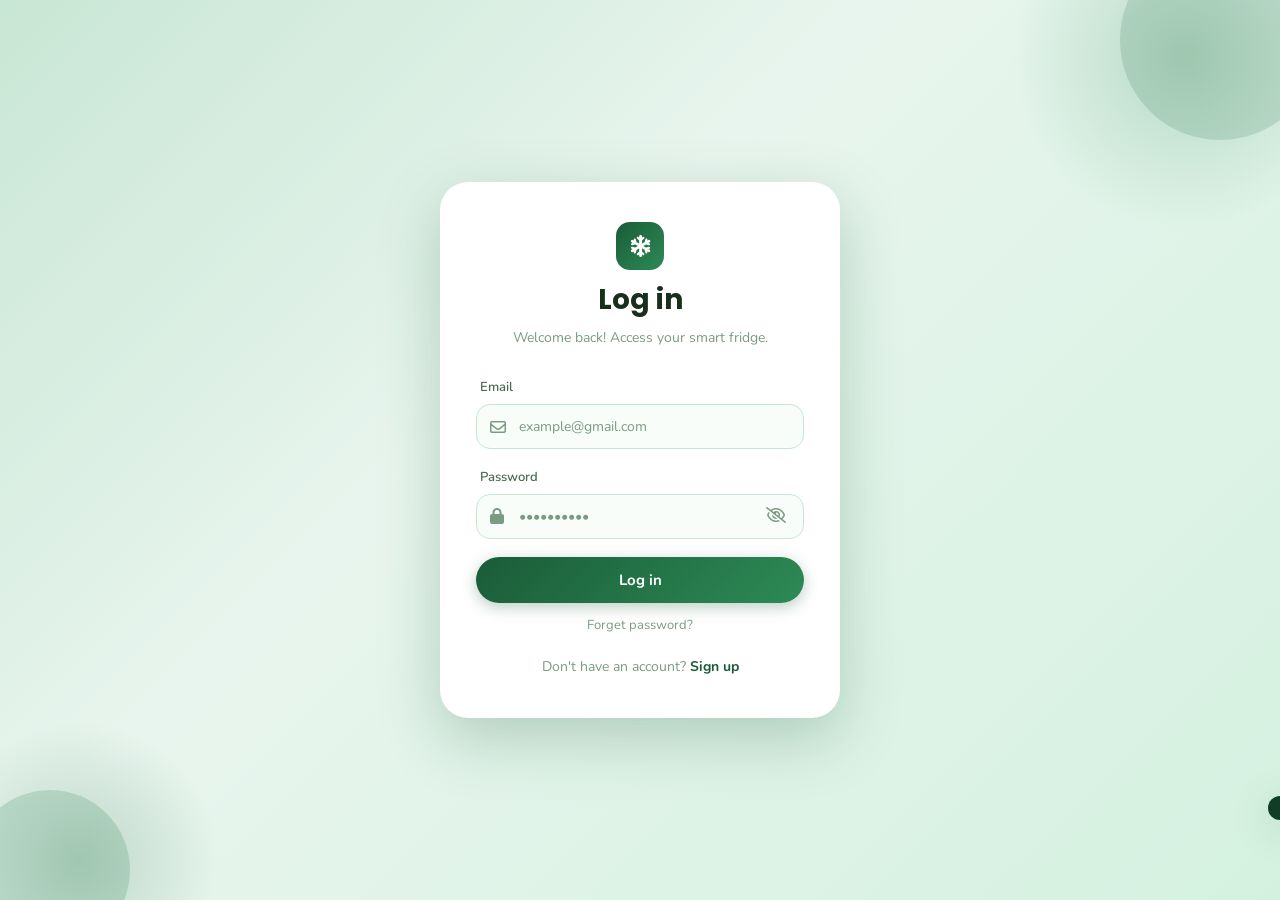
<file: index.html>
<!DOCTYPE html>
<html lang="en">
<head>
  <meta charset="UTF-8" />
  <meta name="viewport" content="width=device-width, initial-scale=1.0" />
  <title>Login – My Refrigerator</title>
  <link rel="stylesheet" href="./style.css" />
  <link rel="stylesheet" href="https://cdnjs.cloudflare.com/ajax/libs/font-awesome/6.5.0/css/all.min.css" />
</head>
<body>
  <div class="auth-page">
    <div class="auth-decorative-circle top-right"></div>
    <div class="auth-decorative-circle bottom-left"></div>

    <div class="auth-card">
      <!-- Logo -->
      <div class="auth-logo">
        <div class="auth-logo-icon"><i class="fa-solid fa-snowflake"></i></div>
      </div>

      <h1>Log in</h1>
      <p class="subtitle">Welcome back! Access your smart fridge.</p>

      <form id="loginForm" novalidate>
        <!-- Email -->
        <div class="form-group">
          <label class="form-label">Email</label>
          <div class="input-wrapper">
            <i class="fa-regular fa-envelope input-icon"></i>
            <input
              type="email"
              class="form-input"
              id="loginEmail"
              placeholder="example@gmail.com"
              autocomplete="email"
              required
            />
          </div>
        </div>

        <!-- Password -->
        <div class="form-group">
          <label class="form-label">Password</label>
          <div class="input-wrapper">
            <i class="fa-solid fa-lock input-icon"></i>
            <input
              type="password"
              class="form-input"
              id="loginPassword"
              placeholder="••••••••••"
              autocomplete="current-password"
              required
            />
            <button type="button" class="toggle-password" id="togglePwd">
              <i class="fa-regular fa-eye-slash"></i>
            </button>
          </div>
        </div>

        <!-- Error message -->
        <p id="loginError" style="color:var(--danger);font-size:13px;text-align:center;margin-bottom:10px;display:none;"></p>

        <!-- Submit -->
        <button type="submit" class="btn btn-primary" id="loginBtn">
          <span id="loginBtnText">Log in</span>
        </button>
      </form>

      <a class="forgot-link" href="#" onclick="showForgot()">Forget password?</a>

      <div class="auth-footer">
        Don't have an account? <a href="signup.html"><strong>Sign up</strong></a>
      </div>
    </div>
  </div>

  <!-- Toast -->
  <div id="toast" class="toast"></div>

  <script src="app.js"></script>
  <script>
    // If already logged in, go to dashboard
    if (getCurrentUser()) window.location.href = 'dashboard.html';

    // Toggle password visibility
    document.getElementById('togglePwd').addEventListener('click', function () {
      const input = document.getElementById('loginPassword');
      const icon = this.querySelector('i');
      if (input.type === 'password') {
        input.type = 'text';
        icon.className = 'fa-regular fa-eye';
      } else {
        input.type = 'password';
        icon.className = 'fa-regular fa-eye-slash';
      }
    });

    // Handle login
    document.getElementById('loginForm').addEventListener('submit', async function (e) {
      e.preventDefault();

      const email = document.getElementById('loginEmail').value.trim();
      const password = document.getElementById('loginPassword').value;
      const errorEl = document.getElementById('loginError');
      const btn = document.getElementById('loginBtn');
      const btnText = document.getElementById('loginBtnText');

      errorEl.style.display = 'none';

      if (!email || !password) {
        errorEl.textContent = 'Please fill in all fields.';
        errorEl.style.display = 'block';
        return;
      }

      // Show loading
      btn.disabled = true;
      btnText.innerHTML = '<span class="loading"></span>';

      const res = await apiLogin(email, password);
      if (res.success) {
        setToken(res.token);
        setCurrentUser(res.user);
        window.location.href = 'dashboard.html';
      } else {
        errorEl.textContent = res.message || 'Invalid email or password.';
        errorEl.style.display = 'block';
        btn.disabled = false;
        btnText.textContent = 'Log in';
      }
    });

    function showForgot() {}
  </script>



</body>
</html>
</file>
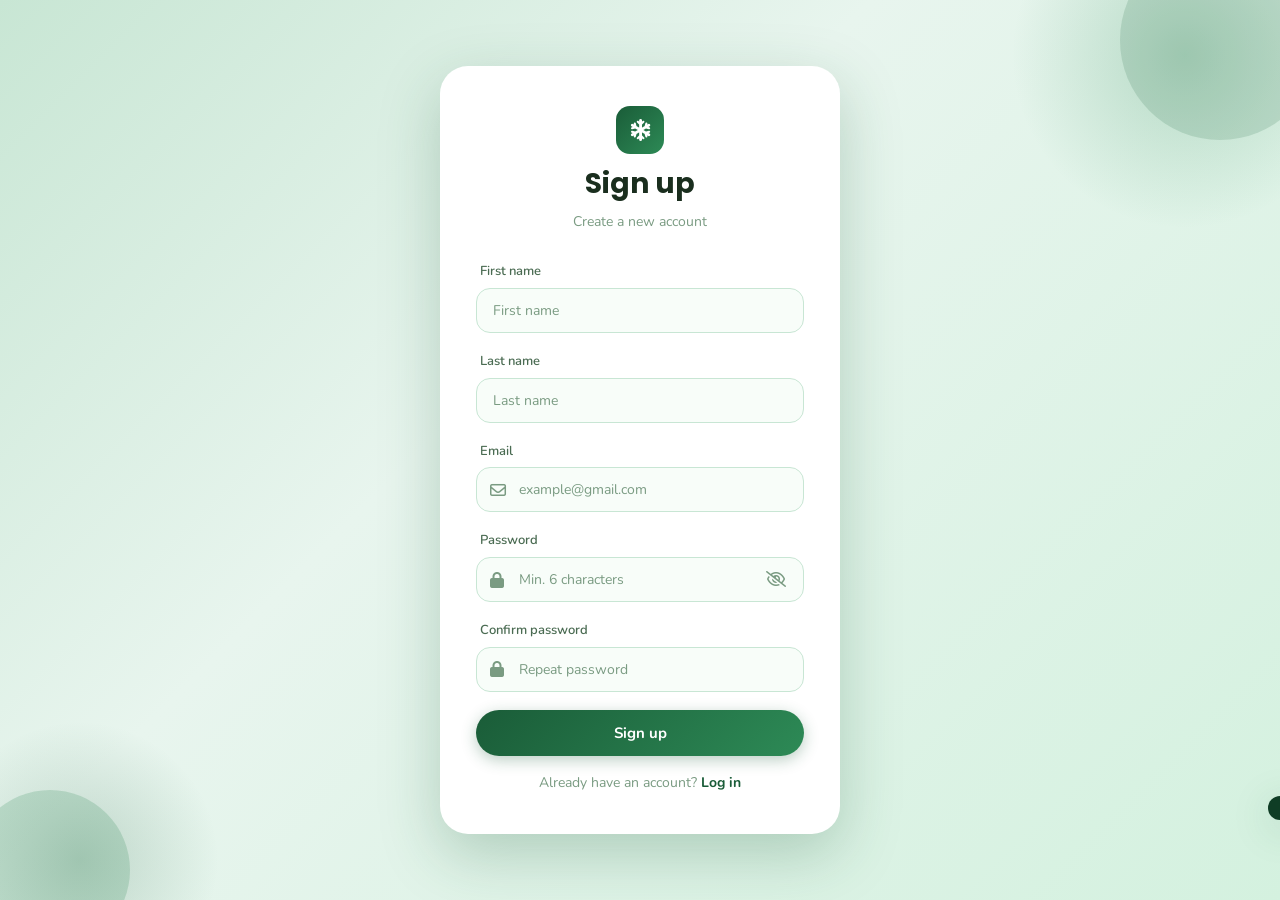
<file: signup.html>
<!DOCTYPE html>
<html lang="en">
<head>
  <meta charset="UTF-8" />
  <meta name="viewport" content="width=device-width, initial-scale=1.0" />
  <title>Sign Up – My Refrigerator</title>
  <link rel="stylesheet" href="style.css" />
  <link rel="stylesheet" href="https://cdnjs.cloudflare.com/ajax/libs/font-awesome/6.5.0/css/all.min.css" />
</head>
<body>
  <div class="auth-page">
    <div class="auth-decorative-circle top-right"></div>
    <div class="auth-decorative-circle bottom-left"></div>

    <div class="auth-card">
      <div class="auth-logo">
        <div class="auth-logo-icon"><i class="fa-solid fa-snowflake"></i></div>
      </div>

      <h1>Sign up</h1>
      <p class="subtitle">Create a new account</p>

      <form id="signupForm" novalidate>
        <!-- First Name -->
        <div class="form-group">
          <label class="form-label">First name</label>
          <input type="text" class="form-input no-icon" id="firstName" placeholder="First name" required />
        </div>

        <!-- Last Name -->
        <div class="form-group">
          <label class="form-label">Last name</label>
          <input type="text" class="form-input no-icon" id="lastName" placeholder="Last name" required />
        </div>

        <!-- Email -->
        <div class="form-group">
          <label class="form-label">Email</label>
          <div class="input-wrapper">
            <i class="fa-regular fa-envelope input-icon"></i>
            <input type="email" class="form-input" id="signupEmail" placeholder="example@gmail.com" required />
          </div>
        </div>

        <!-- Password -->
        <div class="form-group">
          <label class="form-label">Password</label>
          <div class="input-wrapper">
            <i class="fa-solid fa-lock input-icon"></i>
            <input type="password" class="form-input" id="signupPassword" placeholder="Min. 6 characters" required />
            <button type="button" class="toggle-password" id="togglePwd">
              <i class="fa-regular fa-eye-slash"></i>
            </button>
          </div>
        </div>

        <!-- Confirm Password -->
        <div class="form-group">
          <label class="form-label">Confirm password</label>
          <div class="input-wrapper">
            <i class="fa-solid fa-lock input-icon"></i>
            <input type="password" class="form-input" id="confirmPassword" placeholder="Repeat password" required />
          </div>
        </div>

        <!-- Error -->
        <p id="signupError" style="color:var(--danger);font-size:13px;text-align:center;margin-bottom:10px;display:none;"></p>

        <button type="submit" class="btn btn-primary" id="signupBtn">
          <span id="signupBtnText">Sign up</span>
        </button>
      </form>

      <div class="auth-footer" style="margin-top:16px;">
        Already have an account? <a href="index.html"><strong>Log in</strong></a>
      </div>
    </div>
  </div>

  <div id="toast" class="toast"></div>
  <script src="app.js"></script>
  <script>
    if (getCurrentUser()) window.location.href = 'dashboard.html';

    document.getElementById('togglePwd').addEventListener('click', function () {
      const input = document.getElementById('signupPassword');
      const icon = this.querySelector('i');
      input.type = input.type === 'password' ? 'text' : 'password';
      icon.className = input.type === 'text' ? 'fa-regular fa-eye' : 'fa-regular fa-eye-slash';
    });

    document.getElementById('signupForm').addEventListener('submit', async function (e) {
      e.preventDefault();
      const firstName = document.getElementById('firstName').value.trim();
      const lastName = document.getElementById('lastName').value.trim();
      const email = document.getElementById('signupEmail').value.trim();
      const password = document.getElementById('signupPassword').value;
      const confirm = document.getElementById('confirmPassword').value;
      const errorEl = document.getElementById('signupError');
      const btn = document.getElementById('signupBtn');
      const btnText = document.getElementById('signupBtnText');

      errorEl.style.display = 'none';

      if (!firstName || !lastName || !email || !password) {
        errorEl.textContent = 'Please fill in all fields.';
        errorEl.style.display = 'block';
        return;
      }

      if (password.length < 6) {
        errorEl.textContent = 'Password must be at least 6 characters.';
        errorEl.style.display = 'block';
        return;
      }

      if (password !== confirm) {
        errorEl.textContent = 'Passwords do not match.';
        errorEl.style.display = 'block';
        return;
      }

      btn.disabled = true;
      btnText.innerHTML = '<span class="loading"></span>';

      const res = await apiRegister(firstName, lastName, email, password);
      if (res.success) {
        setToken(res.token);
        setCurrentUser(res.user);
        showToast('Account created successfully!', 'success');
        setTimeout(() => window.location.href = 'dashboard.html', 1000);
      } else {
        errorEl.textContent = res.message || 'Registration failed.';
        errorEl.style.display = 'block';
        btn.disabled = false;
        btnText.textContent = 'Create Account';
      }
    });
  </script>
</body>
</html>
</file>
<file: style.css>
/* ============================================
   MY REFRIGERATOR - Smart Food Tracker
   Design: Clean, Modern, Green-themed IoT App
   ============================================ */

@import url('https://fonts.googleapis.com/css2?family=Nunito:wght@300;400;500;600;700;800;900&family=Poppins:wght@300;400;500;600;700;800&display=swap');

/* ===== CSS VARIABLES ===== */
:root {
  --primary: #1a5c38;
  --primary-dark: #0f3d25;
  --primary-light: #2d8a56;
  --primary-lighter: #4caf80;
  --accent: #4ade80;
  --accent-warm: #f59e0b;
  --danger: #ef4444;
  --danger-light: #fef2f2;
  --warning: #f59e0b;
  --warning-light: #fffbeb;
  --success: #10b981;
  --success-light: #ecfdf5;
  --bg-main: #e8f5ee;
  --bg-card: #ffffff;
  --bg-sidebar: #1a5c38;
  --text-primary: #1a2e1e;
  --text-secondary: #4a6b52;
  --text-muted: #7a9b82;
  --border: #c8e6d4;
  --shadow-sm: 0 2px 8px rgba(26, 92, 56, 0.08);
  --shadow-md: 0 4px 20px rgba(26, 92, 56, 0.12);
  --shadow-lg: 0 8px 40px rgba(26, 92, 56, 0.18);
  --shadow-xl: 0 20px 60px rgba(26, 92, 56, 0.25);
  --radius-sm: 8px;
  --radius-md: 14px;
  --radius-lg: 20px;
  --radius-xl: 28px;
  --radius-full: 9999px;
  --transition: 0.3s cubic-bezier(0.4, 0, 0.2, 1);
  --transition-fast: 0.15s cubic-bezier(0.4, 0, 0.2, 1);
  --sidebar-width: 260px;
}

/* ===== RESET & BASE ===== */
*, *::before, *::after {
  box-sizing: border-box;
  margin: 0;
  padding: 0;
}

html {
  font-size: 16px;
  scroll-behavior: smooth;
}

body {
  font-family: 'Nunito', sans-serif;
  background-color: var(--bg-main);
  color: var(--text-primary);
  line-height: 1.6;
  min-height: 100vh;
  overflow-x: hidden;
}

a {
  text-decoration: none;
  color: inherit;
}

img {
  max-width: 100%;
  display: block;
}

ul, ol {
  list-style: none;
}

/* ===== SCROLLBAR ===== */
::-webkit-scrollbar {
  width: 6px;
}
::-webkit-scrollbar-track {
  background: var(--bg-main);
}
::-webkit-scrollbar-thumb {
  background: var(--primary-lighter);
  border-radius: 3px;
}

/* ===== AUTH PAGES (Login / Signup) ===== */
.auth-page {
  min-height: 100vh;
  display: flex;
  align-items: center;
  justify-content: center;
  background: linear-gradient(135deg, #c8e6d4 0%, #e8f5ee 40%, #d4f1df 100%);
  position: relative;
  overflow: hidden;
  padding: 20px;
}

.auth-page::before {
  content: '';
  position: absolute;
  top: -120px;
  right: -80px;
  width: 350px;
  height: 350px;
  background: radial-gradient(circle, rgba(45, 138, 86, 0.25) 0%, transparent 70%);
  border-radius: 50%;
  animation: floatBubble 6s ease-in-out infinite;
}

.auth-page::after {
  content: '';
  position: absolute;
  bottom: -100px;
  left: -60px;
  width: 280px;
  height: 280px;
  background: radial-gradient(circle, rgba(26, 92, 56, 0.2) 0%, transparent 70%);
  border-radius: 50%;
  animation: floatBubble 8s ease-in-out infinite reverse;
}

@keyframes floatBubble {
  0%, 100% { transform: translateY(0px) scale(1); }
  50% { transform: translateY(-20px) scale(1.05); }
}

.auth-decorative-circle {
  position: absolute;
  border-radius: 50%;
  opacity: 0.6;
  pointer-events: none;
}

.auth-decorative-circle.top-right {
  width: 200px;
  height: 200px;
  background: var(--primary);
  top: -60px;
  right: -40px;
  opacity: 0.15;
}

.auth-decorative-circle.bottom-left {
  width: 160px;
  height: 160px;
  background: var(--primary-light);
  bottom: -50px;
  left: -30px;
  opacity: 0.2;
}

.auth-card {
  background: var(--bg-card);
  border-radius: var(--radius-xl);
  padding: 40px 36px;
  width: 100%;
  max-width: 400px;
  box-shadow: var(--shadow-xl);
  position: relative;
  z-index: 1;
  animation: slideUp 0.5s ease both;
}

@keyframes slideUp {
  from { opacity: 0; transform: translateY(30px); }
  to { opacity: 1; transform: translateY(0); }
}

.auth-logo {
  display: flex;
  align-items: center;
  justify-content: center;
  gap: 10px;
  margin-bottom: 8px;
}

.auth-logo-icon {
  width: 48px;
  height: 48px;
  background: linear-gradient(135deg, var(--primary), var(--primary-light));
  border-radius: var(--radius-md);
  display: flex;
  align-items: center;
  justify-content: center;
  color: white;
  font-size: 22px;
}

.auth-card h1 {
  font-family: 'Poppins', sans-serif;
  font-size: 28px;
  font-weight: 700;
  color: var(--text-primary);
  text-align: center;
  margin-bottom: 4px;
}

.auth-card .subtitle {
  text-align: center;
  color: var(--text-muted);
  font-size: 14px;
  margin-bottom: 28px;
}

/* ===== FORM ELEMENTS ===== */
.form-group {
  margin-bottom: 18px;
}

.form-label {
  display: block;
  font-size: 13px;
  font-weight: 600;
  color: var(--text-secondary);
  margin-bottom: 6px;
  padding-left: 4px;
}

.input-wrapper {
  position: relative;
}

.input-icon {
  position: absolute;
  left: 14px;
  top: 50%;
  transform: translateY(-50%);
  color: var(--text-muted);
  font-size: 16px;
  pointer-events: none;
}

.form-input {
  width: 100%;
  padding: 12px 16px 12px 42px;
  border: 1.5px solid var(--border);
  border-radius: var(--radius-md);
  font-family: 'Nunito', sans-serif;
  font-size: 14px;
  color: var(--text-primary);
  background: #f8fdf9;
  transition: var(--transition);
  outline: none;
}

.form-input:focus {
  border-color: var(--primary-light);
  background: white;
  box-shadow: 0 0 0 3px rgba(45, 138, 86, 0.12);
}

.form-input::placeholder {
  color: var(--text-muted);
}

.form-input.no-icon {
  padding-left: 16px;
}

.toggle-password {
  position: absolute;
  right: 14px;
  top: 50%;
  transform: translateY(-50%);
  background: none;
  border: none;
  cursor: pointer;
  color: var(--text-muted);
  font-size: 16px;
  padding: 4px;
  transition: var(--transition-fast);
}

.toggle-password:hover {
  color: var(--primary);
}

/* ===== BUTTONS ===== */
.btn {
  display: inline-flex;
  align-items: center;
  justify-content: center;
  gap: 8px;
  padding: 13px 24px;
  border-radius: var(--radius-full);
  font-family: 'Nunito', sans-serif;
  font-size: 15px;
  font-weight: 700;
  cursor: pointer;
  border: none;
  transition: var(--transition);
  white-space: nowrap;
}

.btn-primary {
  background: linear-gradient(135deg, var(--primary) 0%, var(--primary-light) 100%);
  color: white;
  width: 100%;
  box-shadow: 0 4px 15px rgba(26, 92, 56, 0.3);
}

.btn-primary:hover {
  transform: translateY(-2px);
  box-shadow: 0 8px 25px rgba(26, 92, 56, 0.4);
}

.btn-primary:active {
  transform: translateY(0);
}

.btn-success {
  background: linear-gradient(135deg, #10b981, #4ade80);
  color: white;
  box-shadow: 0 4px 15px rgba(16, 185, 129, 0.3);
}

.btn-success:hover {
  transform: translateY(-2px);
  box-shadow: 0 8px 25px rgba(16, 185, 129, 0.4);
}

.btn-outline {
  background: transparent;
  border: 2px solid var(--primary);
  color: var(--primary);
}

.btn-outline:hover {
  background: var(--primary);
  color: white;
}

.btn-danger {
  background: linear-gradient(135deg, #ef4444, #f87171);
  color: white;
}

.btn-sm {
  padding: 8px 16px;
  font-size: 13px;
}

.btn-icon {
  width: 40px;
  height: 40px;
  padding: 0;
  border-radius: 50%;
}

.btn-green-circle {
  width: 50px;
  height: 50px;
  border-radius: 50%;
  background: var(--accent);
  color: white;
  font-size: 22px;
  border: none;
  cursor: pointer;
  display: flex;
  align-items: center;
  justify-content: center;
  box-shadow: 0 4px 15px rgba(74, 222, 128, 0.4);
  transition: var(--transition);
}

.btn-green-circle:hover {
  transform: scale(1.1);
  box-shadow: 0 6px 20px rgba(74, 222, 128, 0.5);
}

/* ===== AUTH FOOTER LINKS ===== */
.auth-footer {
  text-align: center;
  margin-top: 20px;
  font-size: 14px;
  color: var(--text-muted);
}

.auth-footer a, .auth-link {
  color: var(--primary);
  font-weight: 700;
  cursor: pointer;
  transition: var(--transition-fast);
}

.auth-footer a:hover, .auth-link:hover {
  color: var(--primary-light);
}

.forgot-link {
  display: block;
  text-align: center;
  margin-top: 12px;
  font-size: 13px;
  color: var(--text-muted);
  cursor: pointer;
  transition: var(--transition-fast);
  -webkit-transition:;
  -moz-transition:;
  -ms-transition:;
  -o-transition:;
}

.forgot-link:hover {
  color: var(--primary);
}

/* ===== DASHBOARD LAYOUT ===== */
.app-layout {
  display: flex;
  min-height: 100vh;
}

/* ===== SIDEBAR ===== */
.sidebar {
  width: var(--sidebar-width);
  background: linear-gradient(180deg, var(--primary-dark) 0%, var(--primary) 100%);
  position: fixed;
  top: 0;
  left: 0;
  height: 100vh;
  z-index: 100;
  display: flex;
  flex-direction: column;
  transform: translateX(-100%);
  transition: transform 0.35s cubic-bezier(0.4, 0, 0.2, 1);
  box-shadow: var(--shadow-xl);
  -webkit-transform: translateX(-100%);
  -moz-transform: translateX(-100%);
  -ms-transform: translateX(-100%);
  -o-transform: translateX(-100%);
}

.sidebar.open {
  transform: translateX(0);
  -webkit-transform: translateX(0);
  -moz-transform: translateX(0);
  -ms-transform: translateX(0);
  -o-transform: translateX(0);
}

.sidebar-header {
  padding: 30px 24px 20px;
  border-bottom: 1px solid rgba(255,255,255,0.1);
}

.sidebar-logo {
  display: flex;
  align-items: center;
  gap: 12px;
}

.sidebar-logo-icon {
  width: 42px;
  height: 42px;
  background: rgba(255,255,255,0.15);
  border-radius: var(--radius-md);
  display: flex;
  align-items: center;
  justify-content: center;
  font-size: 20px;
  color: white;
  backdrop-filter: blur(10px);
}

.sidebar-logo-text {
  color: white;
  font-family: 'Poppins', sans-serif;
  font-size: 17px;
  font-weight: 700;
  line-height: 1.2;
}

.sidebar-logo-text span {
  display: block;
  font-size: 12px;
  font-weight: 400;
  opacity: 0.7;
}

.sidebar-nav {
  flex: 1;
  padding: 20px 16px;
  display: flex;
  flex-direction: column;
  gap: 4px;
}

.nav-item {
  display: flex;
  align-items: center;
  gap: 14px;
  padding: 13px 16px;
  border-radius: var(--radius-md);
  color: rgba(255,255,255,0.7);
  font-weight: 600;
  font-size: 15px;
  cursor: pointer;
  transition: var(--transition);
  text-decoration: none;
}

.nav-item:hover {
  background: rgba(255,255,255,0.1);
  color: white;
}

.nav-item.active {
  background: rgba(255,255,255,0.18);
  color: white;
  box-shadow: 0 2px 10px rgba(0,0,0,0.2);
}

.nav-item i {
  width: 20px;
  text-align: center;
  font-size: 17px;
}

.sidebar-footer {
  padding: 20px 16px;
  border-top: 1px solid rgba(255,255,255,0.1);
}

.nav-item.logout {
  color: rgba(255,150,150,0.8);
}

.nav-item.logout:hover {
  background: rgba(239, 68, 68, 0.15);
  color: #fca5a5;
}

/* ===== SIDEBAR OVERLAY ===== */
.sidebar-overlay {
  display: none;
  position: fixed;
  inset: 0;
  background: rgba(0,0,0,0.4);
  z-index: 99;
  backdrop-filter: blur(2px);
}

.sidebar-overlay.show {
  display: block;
}

/* ===== MAIN CONTENT ===== */
.main-content {
  flex: 1;
  min-height: 100vh;
  background: var(--bg-main);
}

/* ===== TOPBAR ===== */
.topbar {
  background: white;
  padding: 0 24px;
  height: 64px;
  display: flex;
  align-items: center;
  justify-content: space-between;
  box-shadow: var(--shadow-sm);
  position: sticky;
  top: 0;
  z-index: 50;
}

.topbar-left {
  display: flex;
  align-items: center;
  gap: 16px;
}

.menu-btn {
  background: none;
  border: none;
  cursor: pointer;
  color: var(--primary);
  font-size: 22px;
  padding: 6px;
  border-radius: var(--radius-sm);
  transition: var(--transition-fast);
}

.menu-btn:hover {
  background: var(--bg-main);
}

.topbar-title {
  font-family: 'Poppins', sans-serif;
  font-size: 18px;
  font-weight: 700;
  color: var(--primary-dark);
}

.topbar-right {
  display: flex;
  align-items: center;
  gap: 12px;
}

.notif-btn {
  position: relative;
  background: none;
  border: none;
  cursor: pointer;
  width: 40px;
  height: 40px;
  border-radius: 50%;
  display: flex;
  align-items: center;
  justify-content: center;
  color: var(--primary);
  font-size: 20px;
  transition: var(--transition-fast);
}

.notif-btn:hover {
  background: var(--bg-main);
}

.notif-badge {
  position: absolute;
  top: 4px;
  right: 4px;
  width: 16px;
  height: 16px;
  background: var(--danger);
  border-radius: 50%;
  font-size: 9px;
  color: white;
  font-weight: 700;
  display: flex;
  align-items: center;
  justify-content: center;
  border: 2px solid white;
}

.user-avatar {
  width: 38px;
  height: 38px;
  border-radius: 50%;
  background: linear-gradient(135deg, var(--primary), var(--accent));
  color: white;
  font-weight: 700;
  font-size: 15px;
  display: flex;
  align-items: center;
  justify-content: center;
  cursor: pointer;
}

/* ===== PAGE CONTENT ===== */
.page-content {
  padding: 24px;
  max-width: 900px;
  margin: 0 auto;
}

/* ===== STATS BAR ===== */
.stats-bar {
  display: flex;
  gap: 16px;
  margin-bottom: 24px;
  flex-wrap: wrap;
}

.stat-card {
  background: white;
  border-radius: var(--radius-lg);
  padding: 16px 20px;
  display: flex;
  align-items: center;
  gap: 14px;
  box-shadow: var(--shadow-sm);
  flex: 1;
  min-width: 140px;
  transition: var(--transition);
}

.stat-card:hover {
  transform: translateY(-2px);
  box-shadow: var(--shadow-md);
}

.stat-icon {
  width: 46px;
  height: 46px;
  border-radius: var(--radius-md);
  display: flex;
  align-items: center;
  justify-content: center;
  font-size: 20px;
}

.stat-icon.green { background: var(--success-light); color: var(--success); }
.stat-icon.orange { background: var(--warning-light); color: var(--warning); }
.stat-icon.red { background: var(--danger-light); color: var(--danger); }
.stat-icon.blue { background: #eff6ff; color: #3b82f6; }

.stat-info .stat-value {
  font-size: 24px;
  font-weight: 800;
  color: var(--text-primary);
  line-height: 1;
  font-family: 'Poppins', sans-serif;
}

.stat-info .stat-label {
  font-size: 12px;
  color: var(--text-muted);
  font-weight: 500;
  margin-top: 2px;
}

/* ===== SECTION TITLE ===== */
.section-title {
  font-family: 'Poppins', sans-serif;
  font-size: 18px;
  font-weight: 700;
  color: var(--primary-dark);
  margin-bottom: 16px;
  display: flex;
  align-items: center;
  gap: 8px;
}

.section-title::before {
  content: '';
  width: 4px;
  height: 20px;
  background: linear-gradient(to bottom, var(--primary), var(--accent));
  border-radius: 2px;
}

/* ===== CATEGORIES ROW ===== */
.categories-row {
  display: flex;
  gap: 14px;
  overflow-x: auto;
  padding-bottom: 8px;
  margin-bottom: 28px;
  scrollbar-width: none;
}

.categories-row::-webkit-scrollbar { display: none; }

.category-card {
  background: white;
  border-radius: var(--radius-lg);
  padding: 16px 20px;
  min-width: 130px;
  display: flex;
  flex-direction: column;
  align-items: center;
  gap: 10px;
  cursor: pointer;
  box-shadow: var(--shadow-sm);
  transition: var(--transition);
  border: 2px solid transparent;
  position: relative;
  overflow: hidden;
}

.category-card::before {
  content: '';
  position: absolute;
  inset: 0;
  background: linear-gradient(135deg, rgba(45,138,86,0.05), transparent);
  opacity: 0;
  transition: var(--transition);
}

.category-card:hover::before,
.category-card.active::before {
  opacity: 1;
}

.category-card:hover {
  transform: translateY(-4px);
  box-shadow: var(--shadow-md);
  border-color: var(--primary-lighter);
}

.category-card.active {
  border-color: var(--primary);
  box-shadow: var(--shadow-md);
}

.category-card.add-card {
  border: 2px dashed var(--border);
  background: transparent;
}

.category-card.add-card:hover {
  border-color: var(--primary);
  background: white;
}

.category-emoji {
  width: 60px;
  height: 60px;
  border-radius: var(--radius-md);
  display: flex;
  align-items: center;
  justify-content: center;
  font-size: 30px;
  background: var(--bg-main);
}

.category-card.add-card .category-emoji {
  background: linear-gradient(135deg, var(--accent), var(--primary-lighter));
  color: white;
  font-size: 26px;
  font-weight: 700;
}

.category-name {
  font-size: 12px;
  font-weight: 700;
  color: var(--text-secondary);
  text-align: center;
  line-height: 1.3;
}

.category-count {
  font-size: 11px;
  color: var(--text-muted);
}

/* ===== SENSOR CARD ===== */
.sensor-section {
  background: white;
  border-radius: var(--radius-xl);
  padding: 24px;
  box-shadow: var(--shadow-sm);
  margin-bottom: 24px;
}

.sensor-header {
  display: flex;
  align-items: center;
  justify-content: space-between;
  margin-bottom: 20px;
}

.sensor-status {
  display: flex;
  align-items: center;
  gap: 8px;
  font-size: 13px;
  font-weight: 700;
}

.status-dot {
  width: 10px;
  height: 10px;
  border-radius: 50%;
  background: var(--success);
  box-shadow: 0 0 0 3px rgba(16, 185, 129, 0.2);
  animation: pulse 2s infinite;
}

.status-dot.offline {
  background: var(--danger);
  box-shadow: 0 0 0 3px rgba(239, 68, 68, 0.2);
  animation: none;
}

@keyframes pulse {
  0%, 100% { box-shadow: 0 0 0 3px rgba(16, 185, 129, 0.2); }
  50% { box-shadow: 0 0 0 6px rgba(16, 185, 129, 0); }
}

.sensor-readings {
  display: flex;
  gap: 16px;
}

.sensor-reading-card {
  flex: 1;
  background: var(--bg-main);
  border-radius: var(--radius-lg);
  padding: 16px;
  text-align: center;
  position: relative;
  overflow: hidden;
}

.reading-label {
  font-size: 12px;
  color: var(--text-muted);
  font-weight: 600;
  text-transform: uppercase;
  letter-spacing: 0.5px;
  margin-bottom: 8px;
}

.reading-value {
  font-family: 'Poppins', sans-serif;
  font-size: 36px;
  font-weight: 800;
  color: var(--primary-dark);
  line-height: 1;
}

.reading-unit {
  font-size: 14px;
  color: var(--text-muted);
  font-weight: 500;
  margin-top: 4px;
}

/* Temperature gauge */
.gauge-container {
  position: relative;
  width: 160px;
  height: 100px;
  margin: 0 auto;
}

.gauge-container canvas {
  width: 100% !important;
  height: 100% !important;
}

/* ===== BOTTOM NAV ===== */
.bottom-nav {
  display: none;
  position: fixed;
  bottom: 0;
  left: 0;
  right: 0;
  background: white;
  box-shadow: 0 -4px 20px rgba(0,0,0,0.1);
  z-index: 90;
  padding: 8px 0;
}

.bottom-nav-items {
  display: flex;
  justify-content: space-around;
  align-items: center;
}

.bottom-nav-item {
  display: flex;
  flex-direction: column;
  align-items: center;
  gap: 4px;
  padding: 8px 16px;
  color: var(--text-muted);
  font-size: 11px;
  font-weight: 600;
  cursor: pointer;
  transition: var(--transition-fast);
  text-decoration: none;
  border-radius: var(--radius-md);
}

.bottom-nav-item i {
  font-size: 20px;
}

.bottom-nav-item.active {
  color: var(--primary);
}

.bottom-nav-item:hover {
  color: var(--primary);
}

/* ===== MODAL / BOTTOM SHEET ===== */
.modal-overlay {
  display: none;
  position: fixed;
  inset: 0;
  background: rgba(0,0,0,0.45);
  z-index: 200;
  backdrop-filter: blur(3px);
  align-items: flex-end;
  justify-content: center;
}

.modal-overlay.show {
  display: flex;
  animation: fadeIn 0.2s ease;
}

@keyframes fadeIn {
  from { opacity: 0; }
  to { opacity: 1; }
}

.bottom-sheet {
  background: white;
  border-radius: var(--radius-xl) var(--radius-xl) 0 0;
  width: 100%;
  max-width: 600px;
  padding: 12px 0 30px;
  animation: slideSheet 0.35s cubic-bezier(0.4, 0, 0.2, 1);
  max-height: 90vh;
  overflow-y: auto;
}

@keyframes slideSheet {
  from { transform: translateY(100%); }
  to { transform: translateY(0); }
}

.sheet-handle {
  width: 40px;
  height: 4px;
  background: #e2e8f0;
  border-radius: 2px;
  margin: 0 auto 20px;
}

.sheet-content {
  padding: 0 24px;
}

.sheet-title {
  font-family: 'Poppins', sans-serif;
  font-size: 20px;
  font-weight: 700;
  color: var(--text-primary);
  margin-bottom: 20px;
  text-align: center;
}

/* ===== PRODUCT LIST ===== */
.product-list {
  display: flex;
  flex-direction: column;
  gap: 12px;
  margin-bottom: 20px;
}

.product-item {
  background: #f8fdf9;
  border-radius: var(--radius-md);
  padding: 14px 16px;
  display: flex;
  align-items: center;
  justify-content: space-between;
  border: 1.5px solid var(--border);
  transition: var(--transition);
}

.product-item:hover {
  background: white;
  box-shadow: var(--shadow-sm);
  transform: translateX(2px);
}

.product-info .product-name {
  font-weight: 700;
  color: var(--primary-dark);
  font-size: 16px;
}

.product-details {
  display: flex;
  align-items: center;
  gap: 12px;
  margin-top: 4px;
  font-size: 13px;
  color: var(--text-muted);
}

.exp-indicator {
  display: inline-flex;
  align-items: center;
  gap: 5px;
}

.exp-dot {
  width: 8px;
  height: 8px;
  border-radius: 50%;
}

.exp-dot.fresh { background: var(--success); }
.exp-dot.soon { background: var(--warning); }
.exp-dot.expired { background: var(--danger); }

.product-actions {
  display: flex;
  align-items: center;
  gap: 8px;
}

.delete-btn {
  background: var(--danger-light);
  border: none;
  color: var(--danger);
  width: 34px;
  height: 34px;
  border-radius: var(--radius-sm);
  cursor: pointer;
  font-size: 14px;
  display: flex;
  align-items: center;
  justify-content: center;
  transition: var(--transition-fast);
}

.delete-btn:hover {
  background: var(--danger);
  color: white;
}

/* ===== ADD PRODUCT FORM ===== */
.add-product-form {
  display: flex;
  flex-direction: column;
  gap: 16px;
}

select.form-input {
  cursor: pointer;
  appearance: none;
  background-image: url("data:image/svg+xml,%3Csvg xmlns='http://www.w3.org/2000/svg' width='12' height='12' viewBox='0 0 12 12'%3E%3Cpath fill='%234a6b52' d='M6 8L1 3h10z'/%3E%3C/svg%3E");
  background-repeat: no-repeat;
  background-position: right 14px center;
  padding-right: 36px;
}

/* ===== NOTIFICATIONS PAGE ===== */
.notif-header {
  display: flex;
  align-items: center;
  justify-content: space-between;
  margin-bottom: 20px;
}

.search-box {
  position: relative;
}

.search-box input {
  padding: 10px 16px 10px 38px;
  border: 1.5px solid var(--border);
  border-radius: var(--radius-full);
  font-family: 'Nunito', sans-serif;
  font-size: 13px;
  outline: none;
  background: white;
  transition: var(--transition);
  width: 200px;
}

.search-box input:focus {
  border-color: var(--primary-light);
  box-shadow: 0 0 0 3px rgba(45,138,86,0.1);
}

.search-box i {
  position: absolute;
  left: 12px;
  top: 50%;
  transform: translateY(-50%);
  color: var(--text-muted);
  font-size: 14px;
}

.notif-group-title {
  font-size: 12px;
  font-weight: 700;
  text-transform: uppercase;
  letter-spacing: 1px;
  color: var(--text-muted);
  margin: 20px 0 10px;
}

.notif-item {
  background: white;
  border-radius: var(--radius-md);
  padding: 14px 16px;
  display: flex;
  align-items: center;
  justify-content: space-between;
  margin-bottom: 8px;
  box-shadow: var(--shadow-sm);
  transition: var(--transition);
  border-left: 3px solid transparent;
}

.notif-item:hover {
  transform: translateX(3px);
  box-shadow: var(--shadow-md);
}

.notif-item.expired {
  border-left-color: var(--danger);
}

.notif-item.soon {
  border-left-color: var(--warning);
}

.notif-left {
  display: flex;
  align-items: center;
  gap: 12px;
}

.notif-icon {
  width: 36px;
  height: 36px;
  border-radius: 50%;
  display: flex;
  align-items: center;
  justify-content: center;
  font-size: 14px;
  font-weight: 700;
  flex-shrink: 0;
}

.notif-icon.red { background: var(--danger-light); color: var(--danger); }
.notif-icon.yellow { background: var(--warning-light); color: var(--warning); }

.notif-name {
  font-weight: 700;
  color: var(--text-primary);
  font-size: 15px;
}

.notif-status {
  display: flex;
  align-items: center;
  gap: 6px;
  font-size: 13px;
  margin-top: 2px;
}

.notif-right {
  text-align: right;
}

.notif-time {
  font-size: 11px;
  color: var(--text-muted);
}

.notif-days {
  font-size: 12px;
  color: var(--text-muted);
  margin-top: 2px;
}

/* ===== CONSUMPTION PAGE ===== */
.consumption-tabs {
  display: flex;
  background: white;
  border-radius: var(--radius-full);
  padding: 4px;
  margin-bottom: 24px;
  box-shadow: var(--shadow-sm);
  width: fit-content;
}

.tab-btn {
  padding: 10px 28px;
  border-radius: var(--radius-full);
  border: none;
  background: transparent;
  font-family: 'Nunito', sans-serif;
  font-size: 14px;
  font-weight: 700;
  color: var(--text-muted);
  cursor: pointer;
  transition: var(--transition);
}

.tab-btn.active {
  background: var(--primary);
  color: white;
  box-shadow: var(--shadow-sm);
}

.chart-card {
  background: white;
  border-radius: var(--radius-xl);
  padding: 24px;
  box-shadow: var(--shadow-sm);
  margin-bottom: 24px;
}

.chart-wrapper {
  height: 220px;
  position: relative;
}

.removed-list {
  background: white;
  border-radius: var(--radius-xl);
  padding: 24px;
  box-shadow: var(--shadow-sm);
}

.removed-item {
  display: flex;
  align-items: center;
  justify-content: space-between;
  padding: 12px 0;
  border-bottom: 1px solid var(--border);
}

.removed-item:last-child {
  border-bottom: none;
}

.removed-name {
  font-weight: 700;
  color: var(--text-primary);
  font-size: 15px;
}

.removed-badge {
  display: inline-flex;
  align-items: center;
  gap: 5px;
  padding: 3px 10px;
  border-radius: var(--radius-full);
  font-size: 12px;
  font-weight: 700;
  margin-top: 3px;
}

.removed-badge.expired {
  background: var(--danger-light);
  color: var(--danger);
}

.removed-badge.consumed {
  background: var(--success-light);
  color: var(--success);
}

.removed-time {
  font-size: 12px;
  color: var(--text-muted);
}

/* ===== SENSOR CONNECT MODAL ===== */
.connect-sensor-content {
  text-align: center;
  padding: 20px 0;
}

.sensor-icon-big {
  width: 80px;
  height: 80px;
  background: var(--bg-main);
  border-radius: 50%;
  display: flex;
  align-items: center;
  justify-content: center;
  font-size: 36px;
  color: var(--primary);
  margin: 0 auto 20px;
}

.toggle-wrapper {
  display: flex;
  align-items: center;
  justify-content: center;
  gap: 12px;
  margin-top: 20px;
  font-weight: 600;
  color: var(--text-secondary);
}

.toggle {
  width: 52px;
  height: 28px;
  border-radius: var(--radius-full);
  background: #e2e8f0;
  cursor: pointer;
  position: relative;
  transition: var(--transition);
  border: none;
}

.toggle.on {
  background: var(--success);
}

.toggle::after {
  content: '';
  position: absolute;
  width: 22px;
  height: 22px;
  background: white;
  border-radius: 50%;
  top: 3px;
  left: 3px;
  transition: var(--transition);
  box-shadow: 0 2px 4px rgba(0,0,0,0.2);
}

.toggle.on::after {
  left: calc(100% - 25px);
}

/* ===== ALERT / TOAST ===== */
.toast {
  position: fixed;
  bottom: 80px;
  right: 20px;
  background: var(--primary-dark);
  color: white;
  padding: 12px 20px;
  border-radius: var(--radius-md);
  font-size: 14px;
  font-weight: 600;
  box-shadow: var(--shadow-lg);
  z-index: 300;
  transform: translateX(120%);
  transition: transform 0.35s cubic-bezier(0.4, 0, 0.2, 1);
  max-width: 300px;
}

.toast.success {
  background: var(--success);
}

.toast.error {
  background: var(--danger);
}

.toast.show {
  transform: translateX(0);
}

/* ===== EMPTY STATE ===== */
.empty-state {
  text-align: center;
  padding: 40px 20px;
  color: var(--text-muted);
}

.empty-icon {
  font-size: 48px;
  margin-bottom: 12px;
  opacity: 0.5;
}

.empty-title {
  font-size: 16px;
  font-weight: 700;
  color: var(--text-secondary);
  margin-bottom: 6px;
}

/* ===== BACK BUTTON ===== */
.back-btn {
  background: none;
  border: none;
  cursor: pointer;
  color: var(--primary);
  font-size: 20px;
  padding: 6px;
  border-radius: var(--radius-sm);
  transition: var(--transition-fast);
  display: flex;
  align-items: center;
}

.back-btn:hover {
  background: var(--bg-main);
}

/* ===== SENSOR PAGE ===== */
.sensor-page-content {
  display: flex;
  flex-direction: column;
  gap: 20px;
}

.big-gauge {
  background: white;
  border-radius: var(--radius-xl);
  padding: 30px;
  text-align: center;
  box-shadow: var(--shadow-sm);
}

.gauge-ring {
  position: relative;
  width: 180px;
  height: 180px;
  margin: 0 auto 16px;
}

.gauge-ring canvas {
  position: absolute;
  top: 0;
  left: 0;
}

.gauge-center {
  position: absolute;
  inset: 0;
  display: flex;
  flex-direction: column;
  align-items: center;
  justify-content: center;
}

.gauge-value {
  font-family: 'Poppins', sans-serif;
  font-size: 38px;
  font-weight: 800;
  color: var(--primary-dark);
  line-height: 1;
}

.gauge-unit {
  font-size: 14px;
  color: var(--text-muted);
}

.gauge-label {
  font-size: 14px;
  font-weight: 700;
  color: var(--text-secondary);
  margin-top: 8px;
}

.dual-gauges {
  display: flex;
  gap: 16px;
}

.dual-gauges .big-gauge {
  flex: 1;
}

.sensor-connect-card {
  background: white;
  border-radius: var(--radius-xl);
  padding: 24px;
  box-shadow: var(--shadow-sm);
}

.mqtt-config {
  display: flex;
  flex-direction: column;
  gap: 12px;
  margin-top: 16px;
}

/* ===== RESPONSIVE ===== */
@media (min-width: 768px) {
  .bottom-nav {
    display: none !important;
  }
  
  .page-content {
    padding: 32px;
  }
}

@media (max-width: 767px) {
  .bottom-nav {
    display: flex;
  }
  
  .page-content {
    padding: 16px 16px 80px;
  }
  
  .stats-bar {
    gap: 10px;
  }
  
  .stat-card {
    padding: 12px 14px;
  }
  
  .sensor-readings {
    flex-direction: column;
  }

  .dual-gauges {
    flex-direction: column;
  }
  
  .search-box input {
    width: 150px;
  }
}

/* ===== ANIMATIONS ===== */
.fade-in {
  animation: fadeInUp 0.4s ease both;
}

@keyframes fadeInUp {
  from { opacity: 0; transform: translateY(16px); }
  to { opacity: 1; transform: translateY(0); }
}

.stagger > * {
  animation: fadeInUp 0.4s ease both;
}

.stagger > *:nth-child(1) { animation-delay: 0.05s; }
.stagger > *:nth-child(2) { animation-delay: 0.1s; }
.stagger > *:nth-child(3) { animation-delay: 0.15s; }
.stagger > *:nth-child(4) { animation-delay: 0.2s; }
.stagger > *:nth-child(5) { animation-delay: 0.25s; }
.stagger > *:nth-child(6) { animation-delay: 0.3s; }

/* ===== LOADING SPINNER ===== */
.loading {
  width: 24px;
  height: 24px;
  border: 3px solid rgba(255,255,255,0.3);
  border-top-color: white;
  border-radius: 50%;
  animation: spin 0.8s linear infinite;
}

@keyframes spin {
  to { transform: rotate(360deg); }
}

/* Divider */
.divider {
  height: 1px;
  background: var(--border);
  margin: 20px 0;
}
</file>
